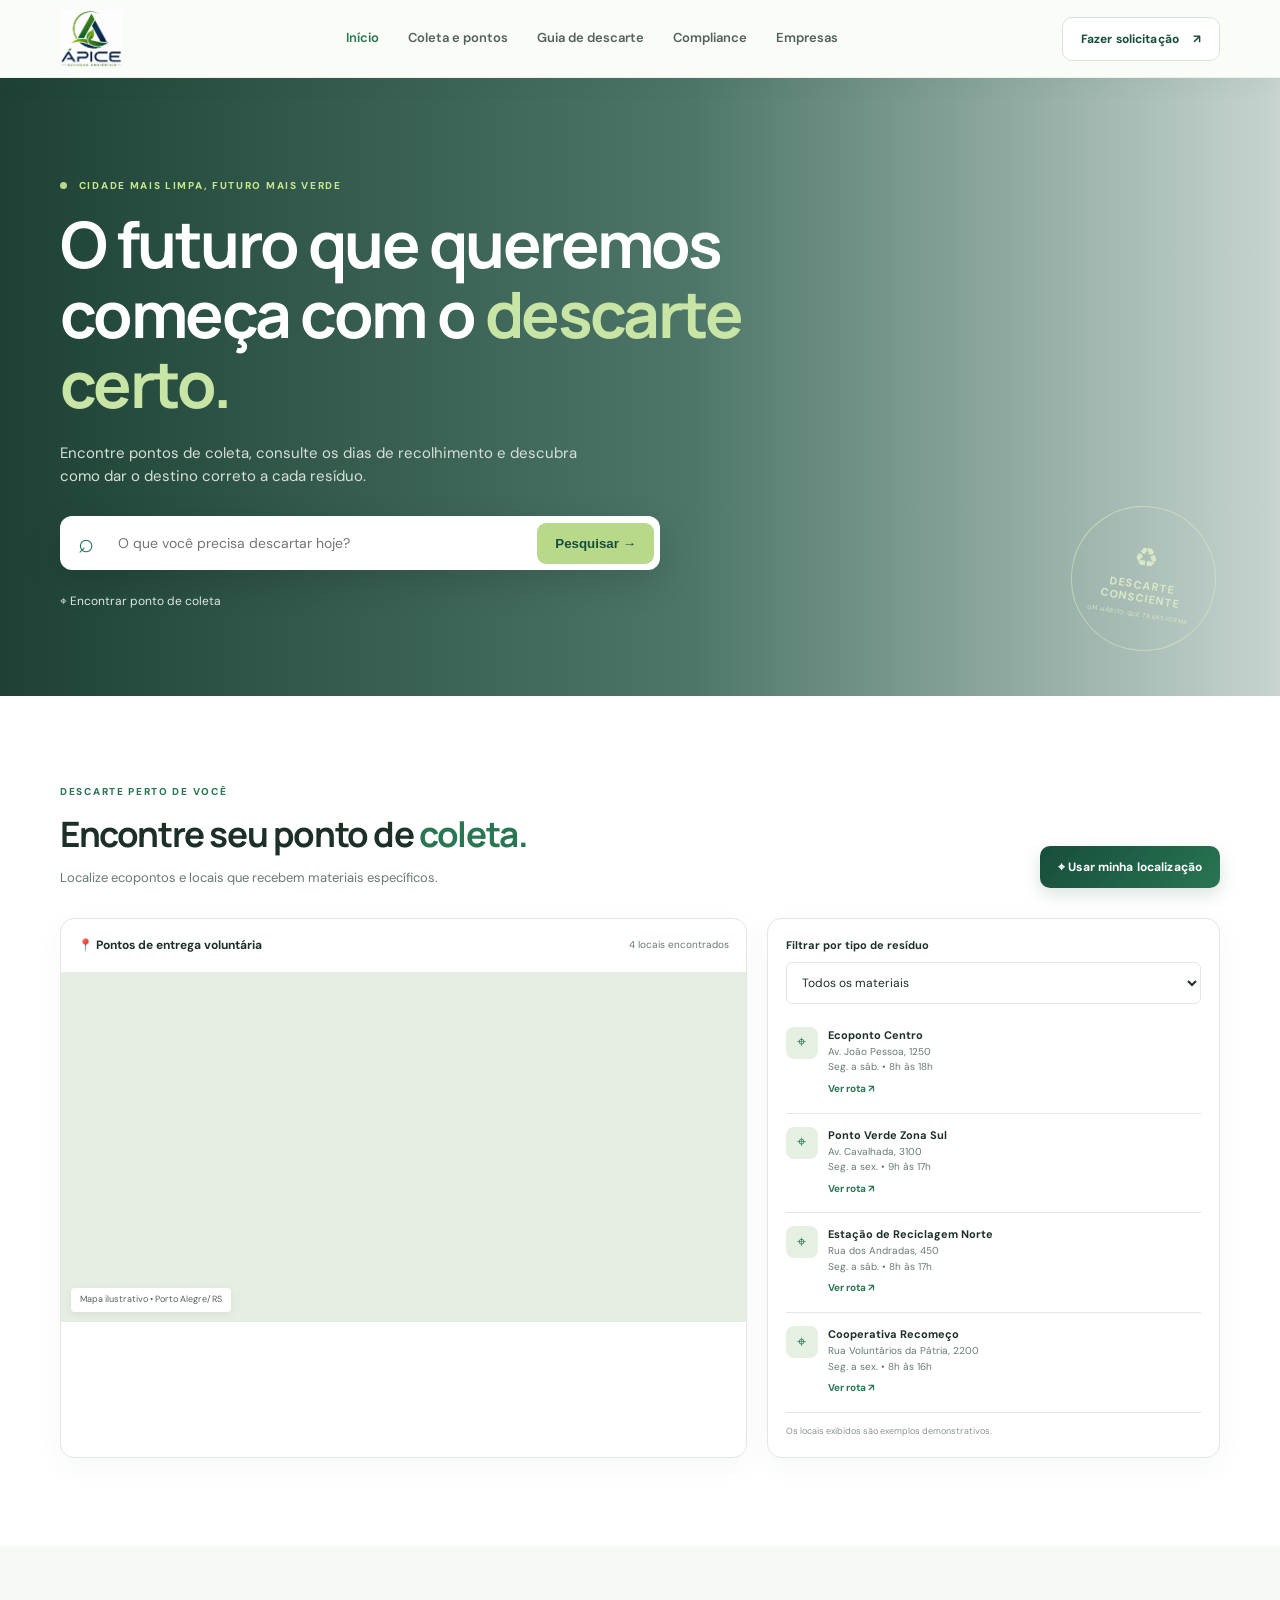
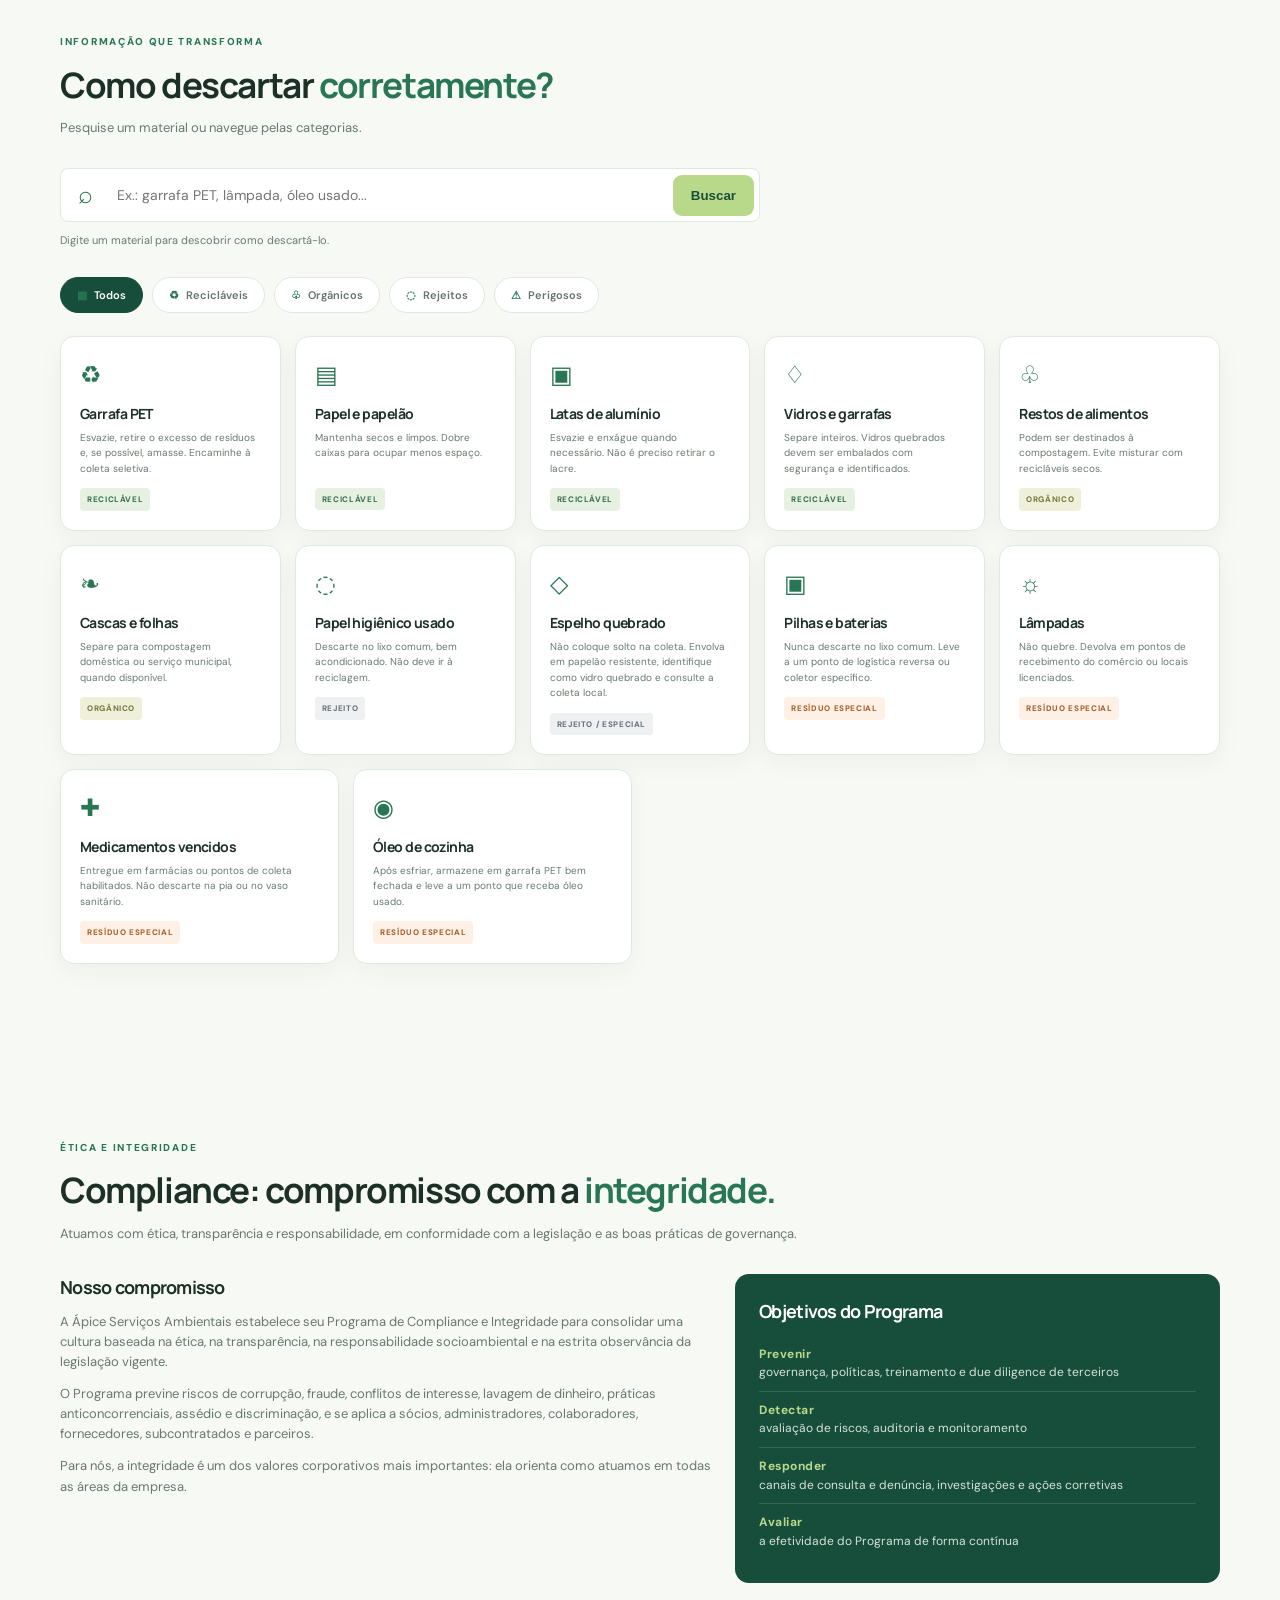
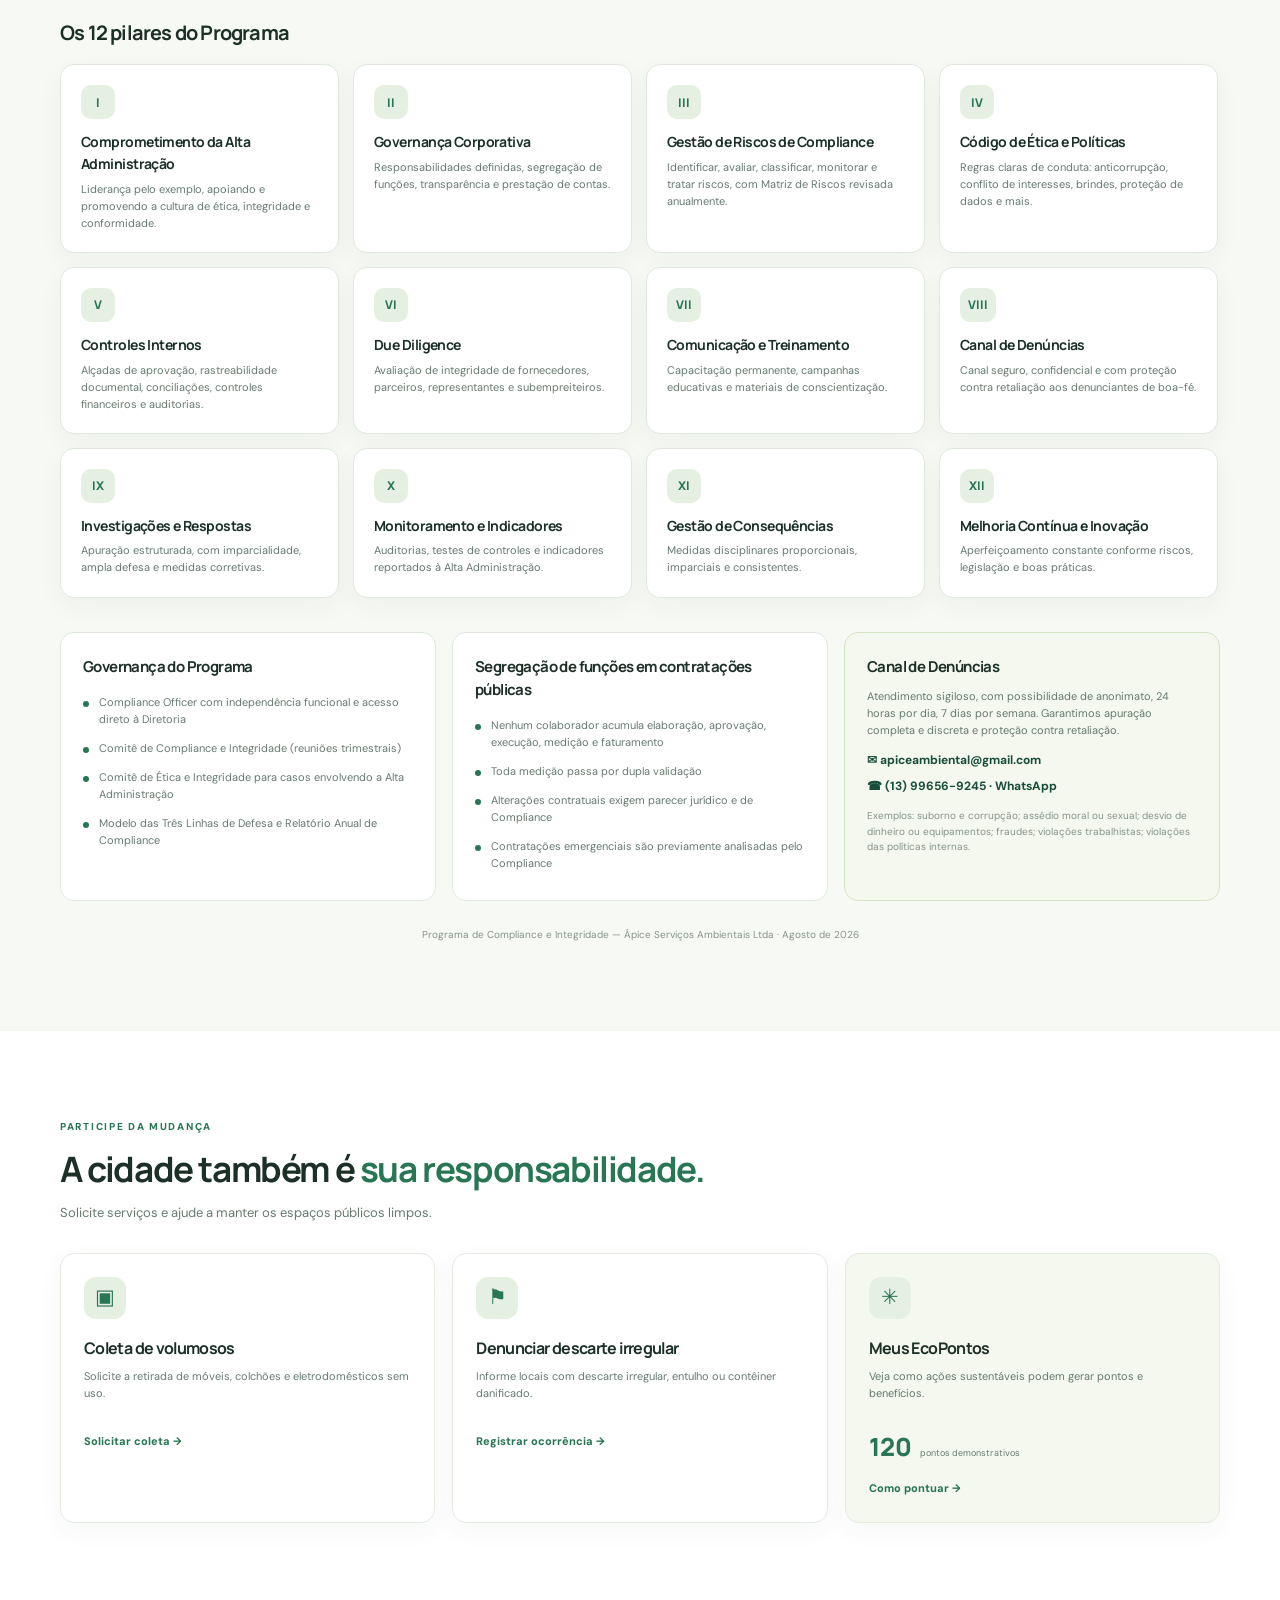
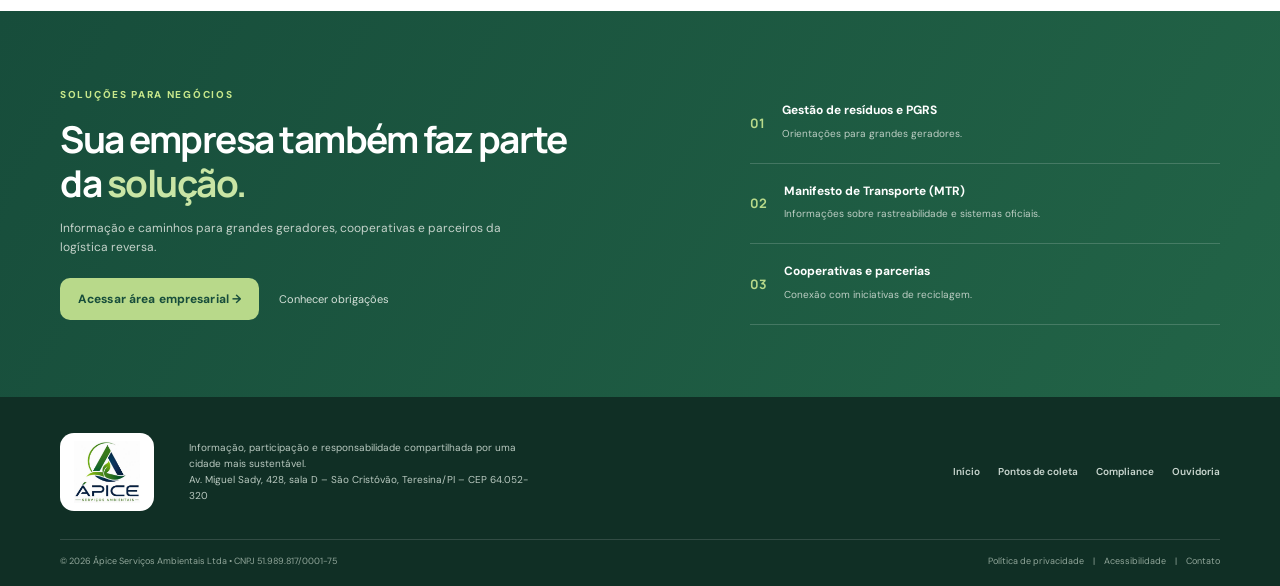
<file: index.html>
<!DOCTYPE html>
<html lang="pt-BR">
<head>
  <meta charset="UTF-8">
  <meta name="viewport" content="width=device-width, initial-scale=1.0">
  <meta name="description" content="Portal de gestão de resíduos sólidos urbanos, coleta seletiva e sustentabilidade.">
  <title>Ápice Serviços Ambientais | Gestão Inteligente de Resíduos</title>
  <link rel="preconnect" href="https://fonts.googleapis.com">
  <link rel="preconnect" href="https://fonts.gstatic.com" crossorigin>
  <link href="https://fonts.googleapis.com/css2?family=DM+Sans:wght@400;500;600;700&family=Manrope:wght@400;500;600;700;800&display=swap" rel="stylesheet">
  <link rel="icon" href="img/logo-apice.png">
  <link rel="stylesheet" href="css/estilo.css">
</head>
<body>
<header class="topbar">
  <div class="container nav-wrap">
    <a class="brand" href="#inicio" aria-label="Ápice Serviços Ambientais — início"><img class="brand-logo" src="img/logo-apice.png" alt="Ápice Serviços Ambientais"></a>
    <button class="menu-toggle" id="menuToggle" aria-label="Abrir menu">☰</button>
    <nav id="mainNav">
      <a href="#inicio" class="active">Início</a><a href="#coleta">Coleta e pontos</a><a href="#descarte">Guia de descarte</a><a href="#compliance">Compliance</a><a href="#empresas">Empresas</a>
    </nav>
    <div class="header-actions">
      <a class="btn btn-outline header-report" href="#cidadao">Fazer solicitação <span>↗</span></a>
    </div>
  </div>
</header>

<main>
<section class="hero" id="inicio">
  <div class="hero-overlay"></div>
  <div class="container hero-content">
    <div class="eyebrow light"><span></span> CIDADE MAIS LIMPA, FUTURO MAIS VERDE</div>
    <h1>O futuro que queremos<br>começa com o <em>descarte certo.</em></h1>
    <p>Encontre pontos de coleta, consulte os dias de recolhimento e descubra como dar o destino correto a cada resíduo.</p>
    <form class="hero-search" id="heroSearch"><span class="search-icon">⌕</span><input id="heroQuery" placeholder="O que você precisa descartar hoje?" aria-label="Pesquisar descarte"><button type="submit">Pesquisar <b>→</b></button></form>
    <div class="hero-links"><a href="#coleta">⌖ Encontrar ponto de coleta</a></div>
  </div>
  <div class="hero-stamp"><span>♻</span><strong>DESCARTE<br>CONSCIENTE</strong><small>UM HÁBITO QUE TRANSFORMA</small></div>
</section>

<section class="section" id="coleta">
 <div class="container">
  <div class="section-heading"><div><span class="eyebrow">DESCARTE PERTO DE VOCÊ</span><h2>Encontre seu ponto de <em>coleta.</em></h2><p>Localize ecopontos e locais que recebem materiais específicos.</p></div><button class="btn btn-dark" id="locateBtn">⌖ Usar minha localização</button></div>
  <div class="map-layout">
   <div class="map-panel">
    <div class="map-toolbar"><strong>📍 Pontos de entrega voluntária</strong><span id="pointCount">4 locais encontrados</span></div>
    <div class="map-frame"><iframe title="Mapa de Porto Alegre" src="https://www.openstreetmap.org/export/embed.html?bbox=-51.27%2C-30.12%2C-51.12%2C-29.98&layer=mapnik" loading="lazy"></iframe><div class="map-caption">Mapa ilustrativo • Porto Alegre/RS</div></div>
   </div>
   <aside class="point-sidebar">
    <label for="wasteFilter">Filtrar por tipo de resíduo</label>
    <select id="wasteFilter"><option value="todos">Todos os materiais</option><option value="eletronicos">Eletrônicos</option><option value="oleo">Óleo de cozinha</option><option value="pilhas">Pilhas e baterias</option><option value="reciclaveis">Recicláveis</option></select>
    <div id="pointList" class="point-list"></div>
    <p class="small-muted" id="geoMessage">Os locais exibidos são exemplos demonstrativos.</p>
   </aside>
  </div>
 </div>
</section>

<section class="section guide-section" id="descarte">
 <div class="container">
  <div class="section-heading"><div><span class="eyebrow">INFORMAÇÃO QUE TRANSFORMA</span><h2>Como descartar <em>corretamente?</em></h2><p>Pesquise um material ou navegue pelas categorias.</p></div></div>
  <div class="guide-search"><span>⌕</span><input id="guideQuery" placeholder="Ex.: garrafa PET, lâmpada, óleo usado..."><button id="guideSearchBtn">Buscar</button></div>
  <div id="guideResult" class="guide-result" aria-live="polite">Digite um material para descobrir como descartá-lo.</div>
  <div class="category-row" id="categoryRow">
   <button class="category active" data-category="todos"><span>▦</span>Todos</button><button class="category" data-category="reciclaveis"><span>♻</span>Recicláveis</button><button class="category" data-category="organicos"><span>♧</span>Orgânicos</button><button class="category" data-category="rejeitos"><span>◌</span>Rejeitos</button><button class="category" data-category="perigosos"><span>⚠</span>Perigosos</button>
  </div>
  <div class="guide-grid" id="guideGrid"></div>
 </div>
</section>

<section class="section compliance-section" id="compliance">
 <div class="container">
  <div class="section-heading"><div><span class="eyebrow">ÉTICA E INTEGRIDADE</span><h2>Compliance: compromisso com a <em>integridade.</em></h2><p>Atuamos com ética, transparência e responsabilidade, em conformidade com a legislação e as boas práticas de governança.</p></div></div>
  <div class="compliance-intro">
   <div class="compliance-text"><h3>Nosso compromisso</h3><p>A Ápice Serviços Ambientais estabelece seu Programa de Compliance e Integridade para consolidar uma cultura baseada na ética, na transparência, na responsabilidade socioambiental e na estrita observância da legislação vigente.</p><p>O Programa previne riscos de corrupção, fraude, conflitos de interesse, lavagem de dinheiro, práticas anticoncorrenciais, assédio e discriminação, e se aplica a sócios, administradores, colaboradores, fornecedores, subcontratados e parceiros.</p><p>Para nós, a integridade é um dos valores corporativos mais importantes: ela orienta como atuamos em todas as áreas da empresa.</p></div>
   <div class="compliance-aims"><h3>Objetivos do Programa</h3><ul><li><strong>Prevenir</strong> governança, políticas, treinamento e due diligence de terceiros</li><li><strong>Detectar</strong> avaliação de riscos, auditoria e monitoramento</li><li><strong>Responder</strong> canais de consulta e denúncia, investigações e ações corretivas</li><li><strong>Avaliar</strong> a efetividade do Programa de forma contínua</li></ul></div>
  </div>
  <h3 class="compliance-sub">Os 12 pilares do Programa</h3>
  <div class="pillar-grid"><article class="pillar-card"><span class="pillar-num">I</span><h3>Comprometimento da Alta Administração</h3><p>Liderança pelo exemplo, apoiando e promovendo a cultura de ética, integridade e conformidade.</p></article><article class="pillar-card"><span class="pillar-num">II</span><h3>Governança Corporativa</h3><p>Responsabilidades definidas, segregação de funções, transparência e prestação de contas.</p></article><article class="pillar-card"><span class="pillar-num">III</span><h3>Gestão de Riscos de Compliance</h3><p>Identificar, avaliar, classificar, monitorar e tratar riscos, com Matriz de Riscos revisada anualmente.</p></article><article class="pillar-card"><span class="pillar-num">IV</span><h3>Código de Ética e Políticas</h3><p>Regras claras de conduta: anticorrupção, conflito de interesses, brindes, proteção de dados e mais.</p></article><article class="pillar-card"><span class="pillar-num">V</span><h3>Controles Internos</h3><p>Alçadas de aprovação, rastreabilidade documental, conciliações, controles financeiros e auditorias.</p></article><article class="pillar-card"><span class="pillar-num">VI</span><h3>Due Diligence</h3><p>Avaliação de integridade de fornecedores, parceiros, representantes e subempreiteiros.</p></article><article class="pillar-card"><span class="pillar-num">VII</span><h3>Comunicação e Treinamento</h3><p>Capacitação permanente, campanhas educativas e materiais de conscientização.</p></article><article class="pillar-card"><span class="pillar-num">VIII</span><h3>Canal de Denúncias</h3><p>Canal seguro, confidencial e com proteção contra retaliação aos denunciantes de boa-fé.</p></article><article class="pillar-card"><span class="pillar-num">IX</span><h3>Investigações e Respostas</h3><p>Apuração estruturada, com imparcialidade, ampla defesa e medidas corretivas.</p></article><article class="pillar-card"><span class="pillar-num">X</span><h3>Monitoramento e Indicadores</h3><p>Auditorias, testes de controles e indicadores reportados à Alta Administração.</p></article><article class="pillar-card"><span class="pillar-num">XI</span><h3>Gestão de Consequências</h3><p>Medidas disciplinares proporcionais, imparciais e consistentes.</p></article><article class="pillar-card"><span class="pillar-num">XII</span><h3>Melhoria Contínua e Inovação</h3><p>Aperfeiçoamento constante conforme riscos, legislação e boas práticas.</p></article></div>
  <div class="compliance-bottom">
   <div class="compliance-box"><h3>Governança do Programa</h3><ul><li>Compliance Officer com independência funcional e acesso direto à Diretoria</li><li>Comitê de Compliance e Integridade (reuniões trimestrais)</li><li>Comitê de Ética e Integridade para casos envolvendo a Alta Administração</li><li>Modelo das Três Linhas de Defesa e Relatório Anual de Compliance</li></ul></div>
   <div class="compliance-box"><h3>Segregação de funções em contratações públicas</h3><ul><li>Nenhum colaborador acumula elaboração, aprovação, execução, medição e faturamento</li><li>Toda medição passa por dupla validação</li><li>Alterações contratuais exigem parecer jurídico e de Compliance</li><li>Contratações emergenciais são previamente analisadas pelo Compliance</li></ul></div>
   <div class="compliance-box canal" id="canal-denuncias"><h3>Canal de Denúncias</h3><p>Atendimento sigiloso, com possibilidade de anonimato, 24 horas por dia, 7 dias por semana. Garantimos apuração completa e discreta e proteção contra retaliação.</p><p class="canal-contact"><a href="mailto:apiceambiental@gmail.com">✉ apiceambiental@gmail.com</a><a href="https://wa.me/5513996569245" target="_blank" rel="noopener">☎ (13) 99656-9245 · WhatsApp</a></p><small>Exemplos: suborno e corrupção; assédio moral ou sexual; desvio de dinheiro ou equipamentos; fraudes; violações trabalhistas; violações das políticas internas.</small></div>
  </div>
  <p class="compliance-note">Programa de Compliance e Integridade — Ápice Serviços Ambientais Ltda · Agosto de 2026</p>
 </div>
</section>

<section class="section citizen-section" id="cidadao">
 <div class="container">
  <div class="section-heading"><div><span class="eyebrow">PARTICIPE DA MUDANÇA</span><h2>A cidade também é <em>sua responsabilidade.</em></h2><p>Solicite serviços e ajude a manter os espaços públicos limpos.</p></div></div>
  <div class="service-cards">
   <article class="service-card"><span class="service-icon">▣</span><h3>Coleta de volumosos</h3><p>Solicite a retirada de móveis, colchões e eletrodomésticos sem uso.</p><button class="text-btn" data-open="volumosos">Solicitar coleta →</button></article>
   <article class="service-card"><span class="service-icon alert-icon">⚑</span><h3>Denunciar descarte irregular</h3><p>Informe locais com descarte irregular, entulho ou contêiner danificado.</p><button class="text-btn" data-open="denuncia">Registrar ocorrência →</button></article>
   <article class="service-card eco-card"><span class="service-icon">✳</span><h3>Meus EcoPontos</h3><p>Veja como ações sustentáveis podem gerar pontos e benefícios.</p><div class="eco-score"><strong id="ecoScore">120</strong><span>pontos demonstrativos</span></div><button class="text-btn" id="ecoInfo">Como pontuar →</button></article>
  </div>
 </div>
</section>

<section class="business-section" id="empresas">
 <div class="container business-flex">
  <div><span class="eyebrow light">SOLUÇÕES PARA NEGÓCIOS</span><h2>Sua empresa também faz parte da <em>solução.</em></h2><p>Informação e caminhos para grandes geradores, cooperativas e parceiros da logística reversa.</p><div class="business-actions"><a href="#businessInfo" class="btn btn-lime">Acessar área empresarial →</a><a href="#businessInfo" class="business-link">Conhecer obrigações</a></div></div>
  <div class="business-features" id="businessInfo"><div><span>01</span><section><strong>Gestão de resíduos e PGRS</strong><small>Orientações para grandes geradores.</small></section></div><div><span>02</span><section><strong>Manifesto de Transporte (MTR)</strong><small>Informações sobre rastreabilidade e sistemas oficiais.</small></section></div><div><span>03</span><section><strong>Cooperativas e parcerias</strong><small>Conexão com iniciativas de reciclagem.</small></section></div></div>
 </div>
</section>
</main>

<footer class="footer">
 <div class="container footer-main"><div class="footer-brand"><img class="brand-logo footer-logo" src="img/logo-apice.png" alt="Ápice Serviços Ambientais"></div><p>Informação, participação e responsabilidade compartilhada por uma cidade mais sustentável.<br>Av. Miguel Sady, 428, sala D – São Cristóvão, Teresina/PI – CEP 64.052-320</p><div class="footer-nav"><a href="#inicio">Início</a><a href="#coleta">Pontos de coleta</a><a href="#compliance">Compliance</a><a href="#cidadao">Ouvidoria</a></div></div>
 <div class="container footer-bottom"><span>© 2026 Ápice Serviços Ambientais Ltda • CNPJ 51.989.817/0001-75</span><span>Política de privacidade　|　Acessibilidade　|　Contato</span></div>
</footer>

<div class="modal" id="serviceModal" aria-hidden="true"><div class="modal-backdrop" data-close></div><div class="modal-box" role="dialog" aria-modal="true" aria-labelledby="modalTitle"><button class="modal-close" data-close aria-label="Fechar">×</button><span class="eyebrow">ÁREA DO CIDADÃO</span><h2 id="modalTitle">Solicitação</h2><p id="modalDescription">Preencha os dados para registrar sua solicitação.</p><form id="serviceForm"><div id="dynamicFields"></div><button class="btn btn-dark modal-submit" type="submit">Enviar solicitação →</button><small class="form-disclaimer">Demonstração: os dados não são enviados nem armazenados. É necessária integração com servidor para atendimento real.</small></form></div></div>
<div class="toast" id="toast" role="status"></div>
<script src="js/app.js"></script>
</body></html>
</file>
<file: css/estilo.css>
*{box-sizing:border-box;margin:0;padding:0}
:root{--green:#287653;--deep:#174D3B;--lime:#B8D98A;--ink:#1D3028;--muted:#687A70;--paper:#F3F6EF;--line:#E0E8DF;--orange:#D99A56;--sage:#DCE9D5;--teal:#4C8E83}
html{scroll-behavior:smooth;scroll-padding-top:85px}
body{font-family:"DM Sans",sans-serif;color:var(--ink);background:#fff;line-height:1.55}
h1,h2,h3,.brand{font-family:Manrope,sans-serif;letter-spacing:-.04em}
.container{width:min(1160px,calc(100% - 44px));margin:auto}
.topbar{height:78px;background:#fff;position:sticky;top:0;z-index:20;border-bottom:1px solid #edf0eb}
.nav-wrap{height:100%;display:flex;align-items:center;justify-content:space-between;gap:28px}
.brand{display:flex;align-items:center;gap:9px;font-size:23px;font-weight:800;color:var(--deep);line-height:1}
.brand-mark{display:grid;place-items:center;width:39px;height:39px;border-radius:12px;background:var(--lime);font-size:24px}
.brand-light{font-weight:500;color:var(--green)}.brand small{display:block;font:700 8px "DM Sans";letter-spacing:.15em;color:#849188;margin-top:5px}
nav{display:flex;gap:29px}nav a,.footer-nav a{font-size:13px;text-decoration:none;color:#526159;font-weight:600}nav a:hover,nav a.active{color:var(--green)}
.btn{border:0;border-radius:7px;padding:13px 18px;font:700 12px "DM Sans";text-decoration:none;display:inline-flex;align-items:center;justify-content:center;gap:14px;cursor:pointer;transition:.2s}
.btn:hover{transform:translateY(-2px)}.btn-outline{border:1px solid #d9e3dc;color:var(--deep)}.btn-dark{background:var(--deep);color:#fff}.btn-lime{background:var(--lime);color:var(--deep)}
.menu-toggle{display:none;background:none;border:0;font-size:25px;color:var(--deep)}
.hero{min-height:555px;background:linear-gradient(90deg,rgba(8,39,29,.94),rgba(8,39,29,.73) 53%,rgba(8,39,29,.2)),url("https://images.unsplash.com/photo-1532996122724-e3c354a0b15b?auto=format&fit=crop&w=2000&q=85") center/cover;position:relative;color:#fff;overflow:hidden}
.hero-content{position:relative;padding-top:100px;padding-bottom:85px;z-index:1}.eyebrow{font-size:10px;letter-spacing:.17em;font-weight:800;color:var(--green);display:block;margin-bottom:15px}.eyebrow.light{color:#c7e78b}.eyebrow span{display:inline-block;width:7px;height:7px;background:var(--lime);border-radius:50%;margin-right:8px}
.hero h1{font-size:clamp(38px,5.2vw,64px);line-height:1.1;max-width:690px;font-weight:700}.hero h1 em,h2 em{font-style:normal;color:#c5e86c}.hero-content>p{max-width:530px;color:#d6e0d9;font-size:15px;margin:22px 0 28px}
.hero-search{display:flex;align-items:center;background:#fff;border-radius:8px;padding:6px;max-width:600px;box-shadow:0 12px 35px #0002}.hero-search input,.guide-search input{border:0;outline:0;flex:1;min-width:0;padding:12px;color:var(--ink);font:14px "DM Sans"}.search-icon{color:var(--green);font-size:27px;padding:0 12px}.hero-search button,.guide-search button{background:var(--lime);border:0;border-radius:6px;padding:13px 18px;color:var(--deep);font-weight:800;cursor:pointer}.hero-links{display:flex;gap:26px;margin-top:22px}.hero-links a{color:#e0e9e3;text-decoration:none;font-size:12px}.hero-stamp{position:absolute;right:max(5%,calc((100% - 1160px)/2));bottom:45px;width:145px;height:145px;border:1px solid #ffffff55;border-radius:50%;display:flex;flex-direction:column;align-items:center;justify-content:center;transform:rotate(9deg);color:#d8e9c0;text-align:center}.hero-stamp span{font-size:27px}.hero-stamp strong{font-size:11px;line-height:1.25;letter-spacing:.1em}.hero-stamp small{font-size:6px;letter-spacing:.12em;margin-top:5px}
.impact-section{background:var(--paper);padding:48px 0 20px}.impact-grid{display:flex;align-items:stretch;gap:18px}.impact-intro{flex:1.3;padding:7px 18px 5px 0}.impact-intro h2,.section-heading h2,.calendar-flex h2,.business-flex h2{font-size:clamp(27px,3vw,38px);line-height:1.18}.impact-intro h2 em,.section-heading h2 em{color:var(--green)}.impact-intro p,.section-heading p{font-size:13px;color:var(--muted);margin-top:12px}.impact-card{flex:1;background:#fff;border:1px solid #edf0eb;border-radius:10px;padding:20px;display:flex;flex-direction:column;min-width:0}.impact-icon{width:34px;height:34px;border-radius:10px;display:grid;place-items:center;margin-bottom:12px}.green{background:#e8f4e9;color:#31835b}.blue{background:#e7f1f7;color:#4283a5}.orange{background:#fbf0e3;color:#b9782f}.impact-card strong{font:800 29px Manrope;color:var(--deep)}.impact-card>span:not(.impact-icon){font-size:11px;color:#5f6d65}.impact-card small{font-size:9px;color:#6e9d6e;margin-top:12px}.demo-note{font-size:9px;color:#87938b;text-align:right;margin-top:9px}
.section{padding:88px 0}.section-heading{display:flex;align-items:flex-end;justify-content:space-between;gap:20px;margin-bottom:30px}.section-heading h2{font-size:35px}.map-layout{display:flex;gap:20px}.map-panel{flex:1.65;min-width:0;border:1px solid var(--line);border-radius:10px;overflow:hidden}.map-toolbar{height:53px;padding:0 17px;display:flex;align-items:center;justify-content:space-between}.map-toolbar strong{font-size:12px}.map-toolbar span{font-size:10px;color:var(--muted)}.map-frame{height:350px;position:relative;background:#e8eee7}.map-frame iframe{width:100%;height:100%;border:0}.map-caption{position:absolute;bottom:10px;left:10px;background:#fff;padding:5px 9px;border-radius:4px;font-size:9px;color:#56645b;box-shadow:0 2px 8px #0001}
.point-sidebar{flex:1;min-width:260px;border:1px solid var(--line);border-radius:10px;padding:18px}.point-sidebar label,.cep-form label{display:block;font-size:11px;font-weight:700;margin-bottom:8px}.point-sidebar select{width:100%;padding:11px;border:1px solid var(--line);border-radius:6px;background:white;font:12px "DM Sans";color:var(--ink)}.point-list{margin-top:10px}.point-item{padding:13px 0;border-bottom:1px solid var(--line);display:flex;gap:10px}.pin{width:32px;height:32px;flex:none;border-radius:8px;background:#eaf3e8;color:var(--green);display:grid;place-items:center}.point-item strong{font-size:11px;display:block}.point-item small{font-size:10px;color:var(--muted);display:block}.point-item a{font-size:10px;color:var(--green);font-weight:700;text-decoration:none}.small-muted{font-size:9px;color:#8a958e;margin-top:12px}
.calendar-band{background:var(--deep);color:#fff;padding:45px 0}.calendar-flex{display:flex;align-items:center;justify-content:space-between;gap:40px}.calendar-flex h2{font-size:32px}.calendar-flex p{font-size:12px;color:#c5d3ca;margin-top:9px}.cep-form{width:min(430px,45%)}.cep-form>div{display:flex;gap:7px}.cep-form input{flex:1;min-width:0;padding:13px;border:0;border-radius:6px;font:14px "DM Sans"}.cep-form small{display:block;color:#c2d0c7;font-size:9px;margin-top:8px}
.guide-section{background:#fafbf8}.guide-search{display:flex;align-items:center;max-width:700px;background:#fff;border:1px solid var(--line);border-radius:8px;padding:5px;margin-bottom:10px}.guide-search>span{font-size:25px;color:var(--green);padding:0 12px}.guide-result{min-height:25px;font-size:11px;color:var(--muted);margin:10px 0 20px}.guide-result strong{color:var(--deep)}.category-row{display:flex;gap:9px;flex-wrap:wrap;margin-bottom:23px}.category{border:1px solid var(--line);background:white;padding:10px 16px;border-radius:7px;font:600 11px "DM Sans";color:#65736b;cursor:pointer}.category span{margin-right:7px;color:var(--green)}.category.active{background:var(--deep);border-color:var(--deep);color:white}.guide-grid{display:flex;flex-wrap:wrap;gap:14px}.guide-card{flex:1 1 190px;max-width:calc(25% - 11px);min-width:180px;background:#fff;border:1px solid var(--line);border-radius:9px;padding:19px}.guide-card .g-icon{font-size:24px;color:var(--green)}.guide-card h3{font-size:14px;margin:10px 0 5px}.guide-card p{font-size:10px;color:var(--muted);min-height:46px}.tag{display:inline-block;font-size:8px;font-weight:800;text-transform:uppercase;letter-spacing:.08em;padding:5px 7px;border-radius:4px;background:#eaf4e9;color:#34734d;margin-top:12px}.tag.perigosos{background:#fff0e6;color:#a65f2c}.tag.rejeitos{background:#eef0f1;color:#68727a}.tag.organicos{background:#f2f0df;color:#7c7839}
.transparency-section{padding:82px 0;background:#123e30;color:#fff}.transparency-section .section-heading p{color:#c1d2c8}.transparency-section h2 em{color:var(--lime)}.data-pill{font-size:9px;color:#d4e8b4;border:1px solid #ffffff35;padding:8px 11px;border-radius:30px;white-space:nowrap}.charts-grid{display:flex;gap:17px}.chart-card{flex:1;background:#fff;color:var(--ink);border-radius:10px;padding:22px;min-width:0}.chart-title{display:flex;justify-content:space-between;align-items:center}.chart-title strong{font-size:13px;display:block}.chart-title small{font-size:10px;color:var(--muted)}.chart-title>span{font-size:10px;color:var(--green);font-weight:700}.chart-box{height:220px;position:relative;margin-top:12px}.chart-legend{display:flex;justify-content:center;gap:17px;flex-wrap:wrap;font-size:9px;color:#69766e}.dot{width:7px;height:7px;border-radius:50%;display:inline-block;margin-right:5px}.d1{background:#3c9567}.d2{background:#b7c9b7}.d3{background:#e7bd67}.downloads{margin-top:22px;padding:20px 22px;border:1px solid #ffffff25;border-radius:9px;display:flex;align-items:center;justify-content:space-between;gap:20px}.downloads strong{font-size:13px}.downloads p{font-size:10px;color:#bdcec4;margin-top:4px}.download-links{display:flex;gap:10px;flex-wrap:wrap}.doc-link{background:#ffffff12;border:1px solid #ffffff22;border-radius:6px;padding:10px 13px;text-decoration:none;color:#fff;font-size:10px;font-weight:700}.doc-link small{display:block;color:#b9c9bf;font-size:8px;font-weight:400}
.citizen-section{background:#fff}.service-cards{display:flex;gap:17px}.service-card{flex:1;border:1px solid var(--line);border-radius:10px;padding:23px;min-width:0}.service-icon{width:42px;height:42px;display:grid;place-items:center;border-radius:12px;background:#eaf4e9;color:var(--green);font-size:21px}.alert-icon{background:#fff1e7;color:#b66e37}.service-card h3{font-size:16px;margin:17px 0 7px}.service-card p{font-size:11px;color:var(--muted);min-height:49px}.text-btn{border:0;background:none;color:var(--green);font:800 11px "DM Sans";margin-top:17px;cursor:pointer}.eco-card{background:#f5f8ee}.eco-score{display:flex;align-items:baseline;gap:8px;margin-top:12px}.eco-score strong{font:800 25px Manrope;color:var(--green)}.eco-score span{font-size:9px;color:var(--muted)}
.business-section{background:#163f32;color:#fff;padding:72px 0}.business-flex{display:flex;align-items:center;justify-content:space-between;gap:70px}.business-flex>div:first-child{flex:1}.business-flex h2{font-size:37px;max-width:520px}.business-flex p{font-size:12px;color:#c4d2ca;max-width:460px;margin:14px 0 22px}.business-actions{display:flex;align-items:center;gap:20px;flex-wrap:wrap}.business-link{font-size:11px;color:#d5e1d9;text-decoration:none}.business-features{flex:1;max-width:470px}.business-features>div{display:flex;align-items:center;gap:17px;padding:18px 0;border-bottom:1px solid #ffffff2b}.business-features>div>span{font:700 13px Manrope;color:var(--lime)}.business-features strong{font-size:12px;display:block}.business-features small{font-size:10px;color:#bdcec4}
.footer{background:#0e2d24;color:#fff;padding:36px 0 18px}.footer-main{display:flex;align-items:center;gap:35px;padding-bottom:28px}.footer-brand{color:white;flex:none}.footer-main>p{font-size:10px;color:#b9c9c0;max-width:280px}.footer-nav{margin-left:auto;display:flex;gap:18px;flex-wrap:wrap}.footer-nav a{color:#c9d6cf;font-size:10px}.footer-bottom{border-top:1px solid #ffffff20;padding-top:15px;display:flex;justify-content:space-between;color:#91a69a;font-size:9px}
.modal{display:none;position:fixed;inset:0;z-index:50;align-items:center;justify-content:center;padding:20px}.modal.open{display:flex}.modal-backdrop{position:absolute;inset:0;background:#071c15bd}.modal-box{position:relative;background:white;border-radius:12px;padding:30px;width:min(520px,100%);max-height:90vh;overflow:auto;box-shadow:0 20px 70px #0003}.modal-close{position:absolute;right:17px;top:12px;border:0;background:none;font-size:26px;cursor:pointer;color:#68766e}.modal-box h2{font-size:26px;color:var(--deep)}.modal-box>p{font-size:11px;color:var(--muted);margin:7px 0 20px}.field{margin-bottom:13px}.field label{font-size:10px;font-weight:700;display:block;margin-bottom:5px}.field input,.field textarea,.field select{width:100%;padding:11px;border:1px solid var(--line);border-radius:6px;font:12px "DM Sans"}.field textarea{min-height:85px;resize:vertical}.modal-submit{width:100%;margin-top:7px}.form-disclaimer{display:block;color:#89948d;font-size:9px;margin-top:12px}.toast{position:fixed;bottom:22px;left:50%;transform:translate(-50%,20px);opacity:0;background:#153f31;color:#fff;padding:12px 18px;border-radius:7px;font-size:11px;z-index:80;transition:.25s;pointer-events:none}.toast.show{opacity:1;transform:translate(-50%,0)}
@media(max-width:900px){nav{gap:13px}nav a{font-size:11px}.header-report{display:none}.impact-grid{flex-wrap:wrap}.impact-intro{flex-basis:100%}.impact-card{min-width:29%}.business-flex{gap:30px}}
@media(max-width:680px){.container{width:min(100% - 32px,560px)}.topbar{height:68px}.menu-toggle{display:block;margin-left:auto}nav{display:none;position:absolute;top:68px;left:0;right:0;background:#fff;padding:18px 22px 22px;box-shadow:0 10px 15px #0001;flex-direction:column;gap:17px}nav.open{display:flex}nav a{font-size:13px}.hero{min-height:570px;background-position:62% center}.hero-content{padding-top:78px}.hero h1{font-size:42px}.hero-content>p{font-size:13px}.hero-search{flex-wrap:wrap}.hero-search input{font-size:12px}.hero-search button{padding:11px}.hero-stamp{width:100px;height:100px;right:18px;bottom:17px;opacity:.8}.hero-stamp span{font-size:18px}.hero-stamp strong{font-size:8px}.hero-stamp small{font-size:5px}.hero-links{flex-direction:column;gap:9px}.impact-grid{gap:10px}.impact-card{flex-basis:calc(50% - 5px);padding:15px}.impact-card strong{font-size:24px}.section{padding:60px 0}.section-heading{align-items:flex-start;flex-direction:column}.section-heading h2{font-size:29px}.map-layout,.calendar-flex,.charts-grid,.service-cards,.business-flex{flex-direction:column}.map-frame{height:290px}.point-sidebar{min-width:0}.calendar-flex{gap:22px}.cep-form{width:100%}.guide-card{max-width:none;flex-basis:calc(50% - 7px);min-width:135px;padding:14px}.transparency-section{padding:60px 0}.chart-card{width:100%}.downloads{align-items:flex-start;flex-direction:column}.download-links{width:100%}.doc-link{flex:1;min-width:120px}.service-card p{min-height:0}.business-flex h2{font-size:31px}.business-features{width:100%;max-width:none}.footer-main{align-items:flex-start;flex-direction:column;gap:17px}.footer-nav{margin-left:0}.footer-bottom{gap:10px;flex-direction:column}.data-pill{align-self:flex-start}}
@media(prefers-reduced-motion:reduce){html{scroll-behavior:auto}*,*:before,*:after{transition:none!important}}


/* Identidade visual EcoCidade — atualização de modernidade e sustentabilidade */
.topbar{background:rgba(250,252,248,.96);backdrop-filter:blur(14px);box-shadow:0 5px 24px rgba(23,77,59,.045)}
.brand{gap:11px}.brand-logo{width:43px;height:43px;display:block;flex:none;filter:drop-shadow(0 3px 5px rgba(23,77,59,.13))}.brand-name{display:block}
.brand-light{color:#57916B}.brand small{color:#809487;letter-spacing:.16em}
nav a{transition:color .2s ease}nav a:hover,nav a.active{color:#287653}
.btn{border-radius:10px;letter-spacing:.01em}.btn-dark{background:linear-gradient(135deg,#174D3B,#287653);box-shadow:0 7px 18px rgba(23,77,59,.15)}.btn-lime{background:#B8D98A}.btn-outline{background:#fff}
.hero{background-image:linear-gradient(90deg,rgba(15,54,40,.94),rgba(23,77,59,.77) 54%,rgba(23,77,59,.24)),url("https://images.unsplash.com/photo-1532996122724-e3c354a0b15b?auto=format&fit=crop&w=2000&q=85")}
.hero h1 em,h2 em{color:#C9E5A5}.hero-search{border-radius:12px}.hero-search button,.guide-search button{background:#B8D98A;border-radius:9px}
.hero-stamp{border-color:rgba(218,239,201,.55);color:#D9E9C5}
.impact-section{background:linear-gradient(180deg,#F3F6EF,#EDF3EA)}
.impact-card,.map-panel,.point-sidebar,.guide-card,.service-card,.chart-card{border-radius:14px;box-shadow:0 8px 26px rgba(29,64,45,.045)}
.impact-card{border-color:#E6EDE4}.impact-card strong{color:#174D3B}.map-frame{background:#E6EEE3}
.pin,.service-icon{background:#E6F0E2;color:#287653}.calendar-band{background:linear-gradient(115deg,#123F30,#1D6047)}
.category{border-radius:999px}.category.active{background:#174D3B;border-color:#174D3B;color:#fff}
.guide-section{background:#F7F9F4}.guide-card{transition:transform .2s ease,box-shadow .2s ease}
.guide-card:hover,.service-card:hover{transform:translateY(-3px);box-shadow:0 13px 30px rgba(29,64,45,.09)}
.tag{background:#E7F1E2;color:#39724F}.tag.organicos{background:#EEF0D9;color:#77783D}
.transparency-section{background:linear-gradient(135deg,#123F30,#174D3B)}.chart-card{box-shadow:0 10px 28px rgba(0,0,0,.08)}
.d1{background:#4E9B70}.d2{background:#B8CBB9}.d3{background:#D9A65E}.downloads{border-radius:12px;background:rgba(255,255,255,.035)}
.doc-link{border-radius:9px}.service-card{border-color:#E3EBE1}.business-section{background:linear-gradient(120deg,#174D3B,#226447)}
.footer{background:#102F25}.footer-brand .brand-logo{width:39px;height:39px}.footer-bottom{border-color:rgba(255,255,255,.14)}
input:focus,select:focus,button:focus-visible,a:focus-visible{outline:3px solid rgba(184,217,138,.75);outline-offset:2px}
@media(max-width:760px){.brand-logo{width:39px;height:39px}.brand{font-size:21px}.hero{background-position:58% center}.hero-stamp{width:105px;height:105px;right:20px;bottom:20px}.hero-stamp span{font-size:21px}.hero-stamp strong{font-size:9px}}

/* Acesso à avaliação do cliente */
.header-actions{display:flex;align-items:center;gap:9px}
@media(max-width:900px){.header-actions{gap:6px}.header-actions .btn{padding:10px 11px;font-size:10px}}
@media(max-width:700px){.header-actions{display:none}}


/* Logo Ápice */
.brand-logo{width:auto;height:58px;max-width:none;filter:none}
.topbar .brand{gap:0}
.footer-brand{background:#fff;border-radius:14px;padding:8px 14px;flex:none;display:flex}
.footer-brand .footer-logo{height:62px;width:auto}
.footer-main>p{max-width:340px;line-height:1.6}
@media(max-width:760px){.brand-logo{height:48px;width:auto}.footer-brand .footer-logo{height:52px;width:auto}}

/* Compliance */
.compliance-section{background:#F7F9F4}
.compliance-intro{display:flex;gap:20px;margin-bottom:34px}
.compliance-text{flex:1.5}.compliance-aims{flex:1;background:var(--deep);color:#fff;border-radius:14px;padding:24px}
.compliance-text h3,.compliance-aims h3{font-size:18px;margin-bottom:10px}
.compliance-text p{font-size:13px;color:var(--muted);margin-bottom:12px}
.compliance-aims ul,.compliance-box ul{list-style:none}
.compliance-aims li{font-size:12px;color:#d5e3da;padding:9px 0;border-bottom:1px solid #ffffff22}.compliance-aims li:last-child{border:0}.compliance-aims strong{display:block;color:var(--lime);font-size:12px;letter-spacing:.04em}
.compliance-sub{font-size:20px;margin-bottom:16px}
.pillar-grid{display:flex;flex-wrap:wrap;gap:14px;margin-bottom:34px}
.pillar-card{flex:1 1 230px;max-width:calc(25% - 11px);min-width:210px;background:#fff;border:1px solid var(--line);border-radius:14px;padding:20px;box-shadow:0 8px 26px rgba(29,64,45,.045)}
.pillar-num{display:inline-grid;place-items:center;min-width:34px;height:34px;padding:0 8px;border-radius:10px;background:#E6F0E2;color:var(--green);font:800 12px Manrope}
.pillar-card h3{font-size:14px;margin:12px 0 6px}.pillar-card p{font-size:11px;color:var(--muted)}
.compliance-bottom{display:flex;gap:16px}
.compliance-box{flex:1;background:#fff;border:1px solid var(--line);border-radius:14px;padding:22px;min-width:0}
.compliance-box h3{font-size:15px;margin-bottom:10px}.compliance-box li{font-size:11px;color:var(--muted);padding:6px 0 6px 16px;position:relative}.compliance-box li:before{content:"";position:absolute;left:0;top:13px;width:6px;height:6px;border-radius:50%;background:var(--green)}
.compliance-box p{font-size:11px;color:var(--muted);margin-bottom:12px}.compliance-box small{display:block;font-size:10px;color:#87938b;margin-top:12px}
.compliance-box.canal{background:#F5F8EE;border-color:#d6e5c4}
.canal-contact{display:flex;flex-direction:column;gap:8px}.canal-contact a{font-weight:700;font-size:12px;color:var(--deep);text-decoration:none}.canal-contact a:hover{color:var(--green)}
.compliance-note{font-size:10px;color:#87938b;text-align:center;margin-top:26px}
@media(max-width:900px){.pillar-card{max-width:calc(50% - 7px)}.compliance-bottom{flex-wrap:wrap}.compliance-box{flex-basis:45%}}
@media(max-width:680px){.compliance-intro,.compliance-bottom{flex-direction:column}.pillar-card{max-width:none;flex-basis:100%}.compliance-box{flex-basis:auto}}
</file>
